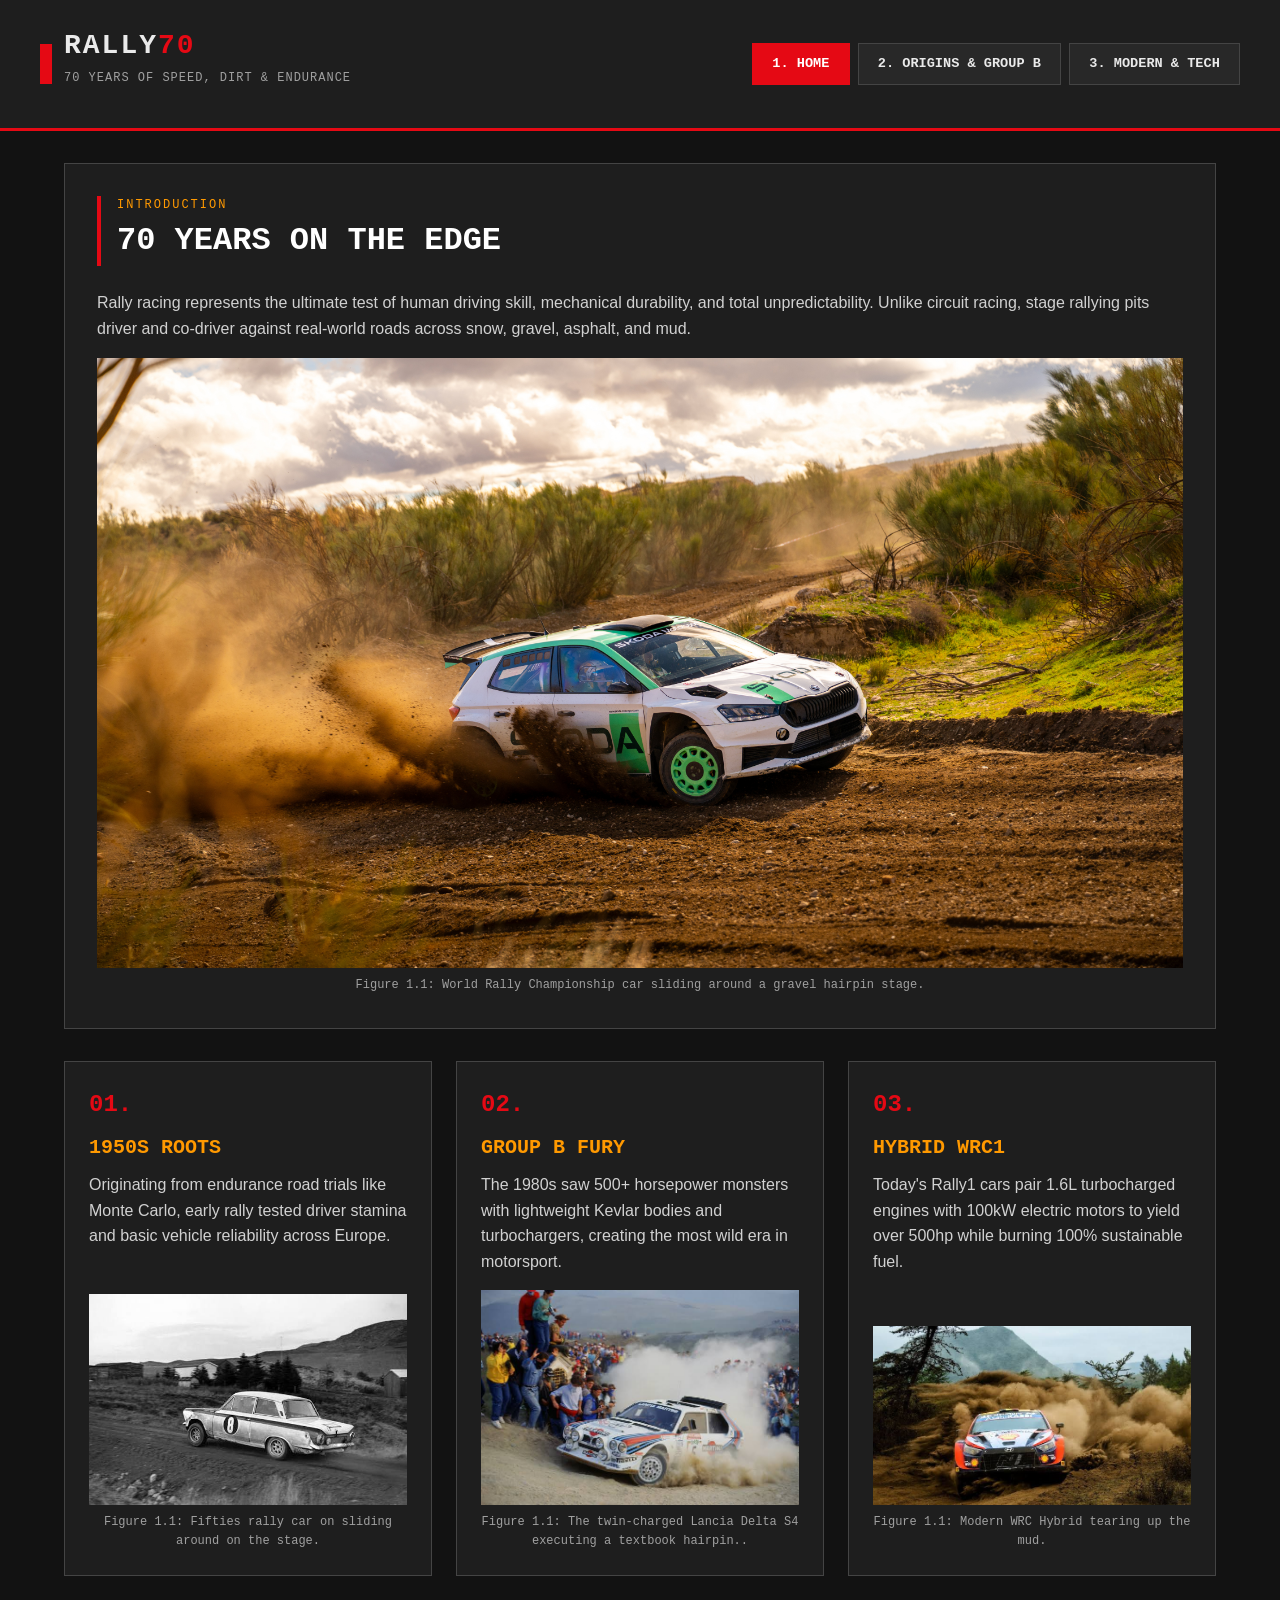
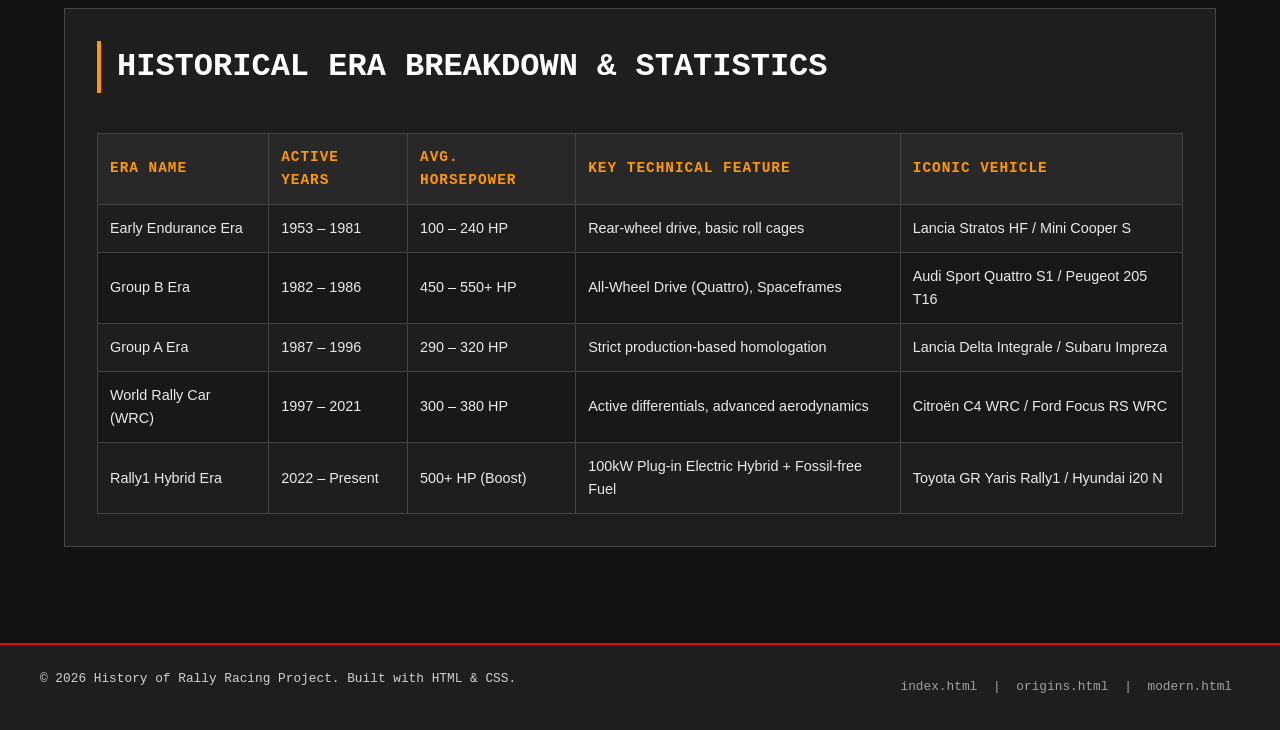
<file: index.html>
<!DOCTYPE html>
<html lang="en">
<head>
    <meta charset="UTF-8">
    <meta name="viewport" content="width=device-width, initial-scale=1.0">
    <title>The History of Rally Racing: 70 Years of Flat Out</title>
    <!-- LINK TO EXTERNAL STYLESHEET  -->
    <link rel="stylesheet" href="styles.css">
  
</head>
<body>
    <!-- MAIN HTML DISPLAY AREA -->
    <div id="html-render-area" class="flex-grow flex flex-col justify-between">

        <!-- HEADER & NAVIGATION  -->
        <header class="site-header">
            <div class="header-container">
                <div class="brand-logo">
                    <div class="brand-stripe"></div>
                    <div>
                        <h1 class="brand-title">RALLY<span>70</span></h1>
                        <p class="brand-subtitle">70 Years of Speed, Dirt & Endurance</p>
                    </div>
                </div>

                <nav class="main-nav">
                    <ul>
                        <li><a href="index.html" class="active">1. Home</a></li>
                        <li><a href="origins.html">2. Origins & Group B</a></li>
                        <li><a href="modern.html">3. Modern & Tech</a></li>
                    </ul>
                </nav>
            </div>
        </header>

        <!-- MAIN CONTENT -->
        <main class="main-content">
            <section class="section-box">
                <div class="section-title-wrap">
                    <span class="tagline">Introduction</span>
                    <h2>70 Years On The Edge</h2>
                </div>
                <p>
                    Rally racing represents the ultimate test of human driving skill, mechanical durability, and total unpredictability. Unlike circuit racing, stage rallying pits driver and co-driver against real-world roads across snow, gravel, asphalt, and mud.
                </p>

                    <figure>
                        <img src="images/wrc-gravel.jpg" alt="1980s Group B Rally Car racing on gravel" class="rally-img">
                    <figcaption>Figure 1.1: World Rally Championship car sliding around a gravel hairpin stage.</figcaption>
                </figure>
            </section>

            <!-- FLEXBOX TIMELINE CARDS -->
            <section class="flex-grid">
                <article class="flex-card">
                    <div>
                        <div class="card-number">01.</div>
                        <h3>1950s Roots</h3>
                        <p>
                            Originating from endurance road trials like Monte Carlo, early rally tested driver stamina and basic vehicle reliability across Europe.
                        </p>
                    </div>
                    <figure>
                        <img src="images/fifties.jpg" alt="1980s Group B Rally Car racing on gravel" class="rally-img">
                    <figcaption>Figure 1.1: Fifties rally car on sliding around on the stage.</figcaption>
                </figure>
                </article>

                <article class="flex-card">
                    <div>
                        <div class="card-number">02.</div>
                        <h3>Group B Fury</h3>
                        <p>
                            The 1980s saw 500+ horsepower monsters with lightweight Kevlar bodies and turbochargers, creating the most wild era in motorsport.
                        </p>
                    </div>
                   <figure>
                        <img src="images/delta.jpg" alt="1980s Group B Rally Car racing on gravel" class="rally-img">
                    <figcaption>Figure 1.1: The twin-charged Lancia Delta S4 executing a textbook hairpin..</figcaption>
                </figure>
                </article>

                <article class="flex-card">
                    <div>
                        <div class="card-number">03.</div>
                        <h3>Hybrid WRC1</h3>
                        <p>
                            Today's Rally1 cars pair 1.6L turbocharged engines with 100kW electric motors to yield over 500hp while burning 100% sustainable fuel.
                        </p>
                    </div>
                    <figure>
                        <img src="images/rally1.jpg" alt="1980s Group B Rally Car racing on gravel" class="rally-img">
                    <figcaption>Figure 1.1: Modern WRC Hybrid tearing up the mud.</figcaption>
                </figure>
                </article>
            </section>

            <!-- HISTORICAL TABLE -->
            <section class="section-box">
                <div class="section-title-wrap amber">
                    <h2>Historical Era Breakdown & Statistics</h2>
                </div>
                <div class="table-wrapper">
                    <table class="rally-table">
                        <thead>
                            <tr>
                                <th>Era Name</th>
                                <th>Active Years</th>
                                <th>Avg. Horsepower</th>
                                <th>Key Technical Feature</th>
                                <th>Iconic Vehicle</th>
                            </tr>
                        </thead>
                        <tbody>
                            <tr>
                                <td>Early Endurance Era</td>
                                <td>1953 – 1981</td>
                                <td>100 – 240 HP</td>
                                <td>Rear-wheel drive, basic roll cages</td>
                                <td>Lancia Stratos HF / Mini Cooper S</td>
                            </tr>
                            <tr>
                                <td>Group B Era</td>
                                <td>1982 – 1986</td>
                                <td>450 – 550+ HP</td>
                                <td>All-Wheel Drive (Quattro), Spaceframes</td>
                                <td>Audi Sport Quattro S1 / Peugeot 205 T16</td>
                            </tr>
                            <tr>
                                <td>Group A Era</td>
                                <td>1987 – 1996</td>
                                <td>290 – 320 HP</td>
                                <td>Strict production-based homologation</td>
                                <td>Lancia Delta Integrale / Subaru Impreza</td>
                            </tr>
                            <tr>
                                <td>World Rally Car (WRC)</td>
                                <td>1997 – 2021</td>
                                <td>300 – 380 HP</td>
                                <td>Active differentials, advanced aerodynamics</td>
                                <td>Citroën C4 WRC / Ford Focus RS WRC</td>
                            </tr>
                            <tr>
                                <td>Rally1 Hybrid Era</td>
                                <td>2022 – Present</td>
                                <td>500+ HP (Boost)</td>
                                <td>100kW Plug-in Electric Hybrid + Fossil-free Fuel</td>
                                <td>Toyota GR Yaris Rally1 / Hyundai i20 N</td>
                            </tr>
                        </tbody>
                    </table>
                </div>
            </section>
        </main>

        <!-- FOOTER  -->
        <footer class="site-footer">
            <div class="footer-container">
                <div>
                    <p>© 2026 History of Rally Racing Project. Built with HTML & CSS.</p>
                </div>
                <div class="footer-links">
                    <a href="index.html">index.html</a> |
                    <a href="origins.html">origins.html</a> |
                    <a href="modern.html">modern.html</a>
                </div>
            </div>
        </footer>
    </div>

    <!-- CODE VIEW FOR DISPLAYING NON-INDEX FILES DIRECTLY -->
    <div id="code-render-area" class="hidden p-6 max-w-6xl mx-auto flex-grow w-full">
        <div class="bg-neutral-900 border border-neutral-700 p-4 font-mono text-sm text-amber-300 overflow-x-auto whitespace-pre leading-relaxed" id="code-content-box"></div>
    </div>

    <!-- INTERACTIVE MULTI-FILE PREVIEW SIMULATOR -->
    <script>
        function showFile(fileKey) {
            const htmlRender = document.getElementById('html-render-area');
            const codeRender = document.getElementById('code-render-area');
            const codeBox = document.getElementById('code-content-box');

            // Reset tab styles
            ['index', 'origins', 'modern', 'css', 'readme'].forEach(k => {
                const btn = document.getElementById('tab-' + k);
                btn.className = 'px-2 py-0.5 bg-gray-800 text-gray-300 border border-gray-600 hover:text-white';
            });

            // Highlight active tab
            document.getElementById('tab-' + fileKey).className = 'px-2 py-0.5 bg-black text-amber-400 font-bold border border-amber-400';

            if (fileKey === 'index') {
                htmlRender.classList.remove('hidden');
                codeRender.classList.add('hidden');
            } else {
                htmlRender.classList.add('hidden');
                codeRender.classList.remove('hidden');

                if (fileKey === 'origins') {
                    codeBox.innerText = `<!-- origins.html -->\n<!DOCTYPE html>\n<html lang="en">\n<head>\n    <meta charset="UTF-8">\n    <meta name="viewport" content="width=device-width, initial-scale=1.0">\n    <title>Origins & Group B Era - Rally Racing History</title>\n    <link rel="stylesheet" href="styles.css">\n</head>\n<body>\n    <header class="site-header">...</header>\n    <main class="main-content">\n        <!-- Content for Origins & Group B -->\n    </main>\n    <footer class="site-footer">...</footer>\n</body>\n</html>`;
                } else if (fileKey === 'modern') {
                    codeBox.innerText = `<!-- modern.html -->\n<!DOCTYPE html>\n<html lang="en">\n<head>\n    <meta charset="UTF-8">\n    <meta name="viewport" content="width=device-width, initial-scale=1.0">\n    <title>Modern WRC & Tech - Rally Racing History</title>\n    <link rel="stylesheet" href="styles.css">\n</head>\n<body>\n    <header class="site-header">...</header>\n    <main class="main-content">\n        <!-- Content for Modern Era & Technical Specs -->\n    </main>\n    <footer class="site-footer">...</footer>\n</body>\n</html>`;
                } else if (fileKey === 'css') {
                    codeBox.innerText = `/* styles.css stylesheet contents loaded separately in preview above */`;
                } else if (fileKey === 'readme') {
                    codeBox.innerText = `# History of Rally Racing - 70 Years of Speed & Dirt\n\n## Overview\nThis project is a multi-page informational website covering 70 years of stage rally evolution.`;
                }
            }
        }
    </script>
</body>
</html>
</file>
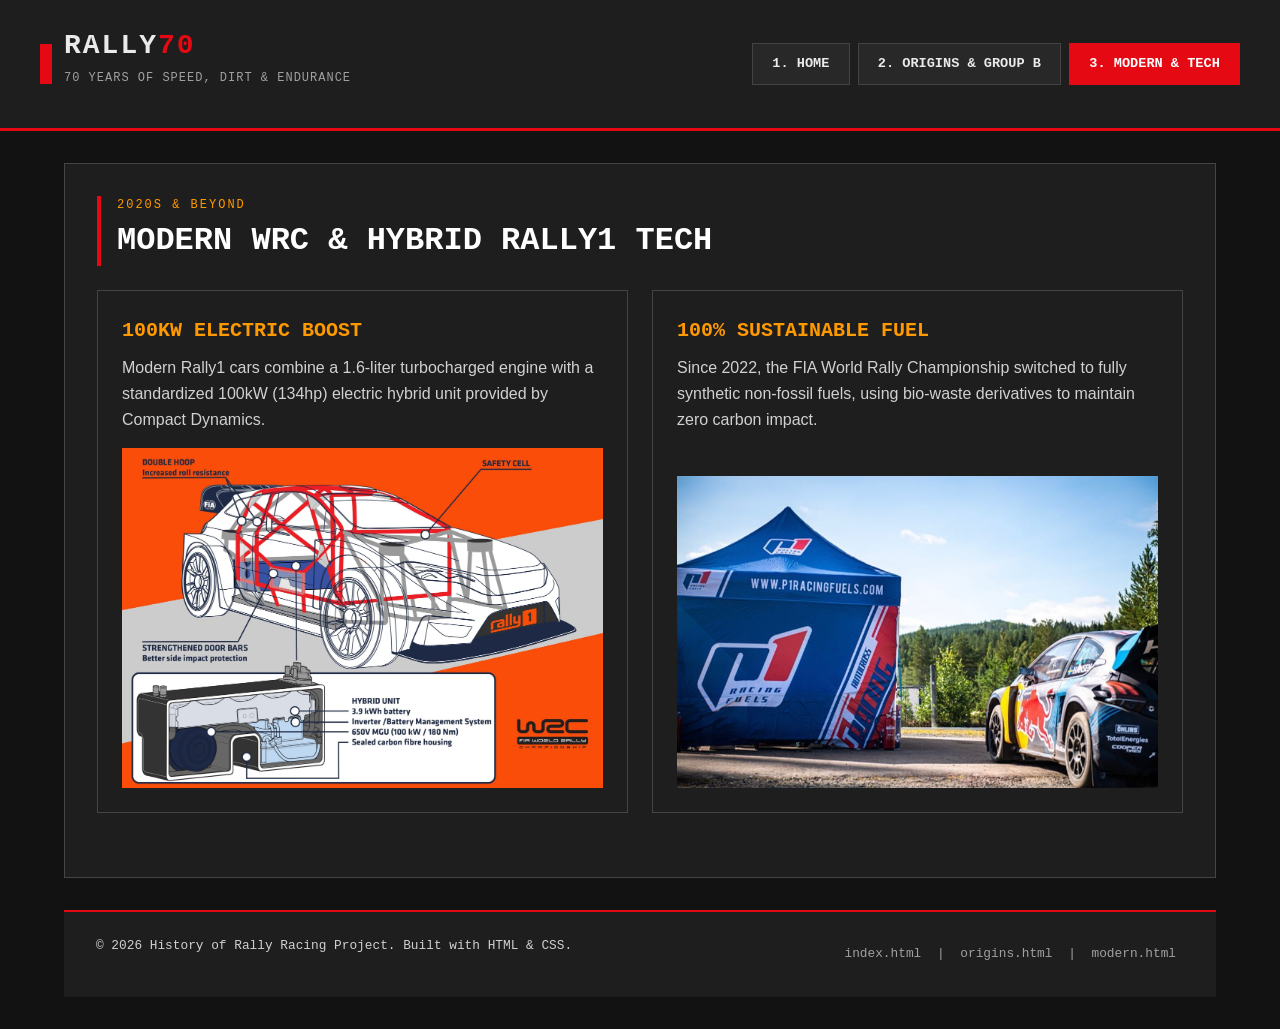
<file: modern.html>
<!DOCTYPE html>
<html lang="en">
<head>
    <meta charset="UTF-8">
    <meta name="viewport" content="width=device-width, initial-scale=1.0">
    <title>Modern Era & Tech - History of Rally Racing</title>
    <!-- LINK TO EXTERNAL STYLESHEET-->
    <link rel="stylesheet" href="styles.css">
</head>
<body>

    <!-- SITE HEADER & NAVIGATION -->
    <header class="site-header">
        <div class="header-container">
            <div class="brand-logo">
                <div class="brand-stripe"></div>
                <div>
                    <h1 class="brand-title">RALLY<span>70</span></h1>
                    <p class="brand-subtitle">70 Years of Speed, Dirt & Endurance</p>
                </div>
            </div>

            <nav class="main-nav">
                <ul>
                    <li><a href="index.html">1. Home</a></li>
                    <li><a href="origins.html">2. Origins & Group B</a></li>
                    <li><a href="modern.html" class="active">3. Modern & Tech</a></li>
                </ul>
            </nav>
        </div>
    </header>

    <!-- MAIN CONTENT CONTAINER -->
    <main class="main-content">
        <!-- MODERN WRC SECTION -->
        <section class="section-box">
            <div class="section-title-wrap">
                <span class="tagline">2020s & Beyond</span>
                <h2>Modern WRC & Hybrid Rally1 Tech</h2>
            </div>

            <!-- FLEX CARDS FOR TECH SPECS (Requirement 3) -->
            <div class="flex-grid">
                <article class="flex-card">
                    <div>
                        <h3>100kW Electric Boost</h3>
                        <p>
                            Modern Rally1 cars combine a 1.6-liter turbocharged engine with a standardized 100kW (134hp) electric hybrid unit provided by Compact Dynamics.
                        </p>
                    </div>
                    <figure>
                        <img src="images/motor.jpg" alt="1980s Group B Rally Car racing on gravel" class="rally-img"></figure>
                </article>

                <article class="flex-card">
                    <div>
                        <h3>100% Sustainable Fuel</h3>
                        <p>
                            Since 2022, the FIA World Rally Championship switched to fully synthetic non-fossil fuels, using bio-waste derivatives to maintain zero carbon impact.
                        </p>
                    </div>
                    <figure>
                        <img src="images/fuel.jpg" alt="1980s Group B Rally Car racing on gravel" class="rally-img"></figure>
                </article>
            </div>
        </section>

    <!-- FOOTER -->
    <footer class="site-footer">
        <div class="footer-container">
            <div>
                <p>© 2026 History of Rally Racing Project. Built with HTML & CSS.</p>
            </div>
            <div class="footer-links">
                <a href="index.html">index.html</a> |
                <a href="origins.html">origins.html</a> |
                <a href="modern.html">modern.html</a>
            </div>
        </div>
    </footer>
</body>
</html>
</file>
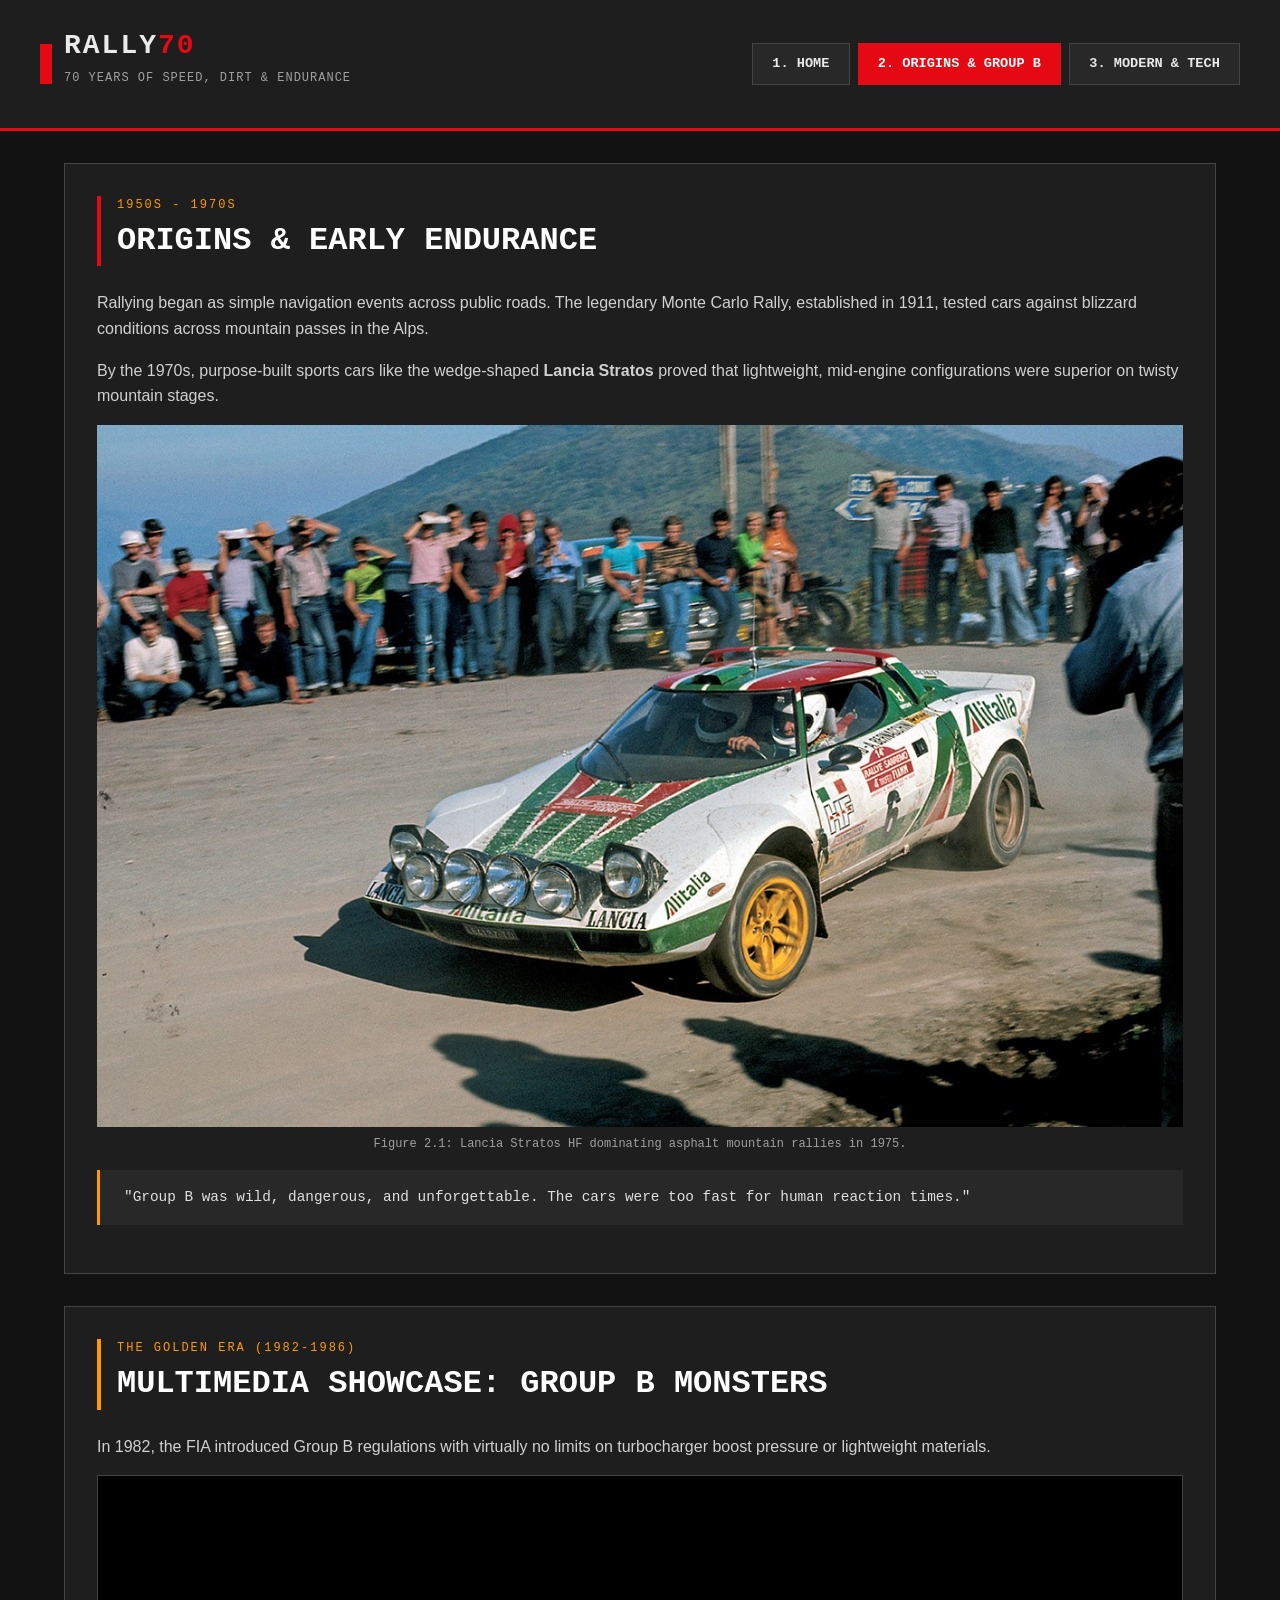
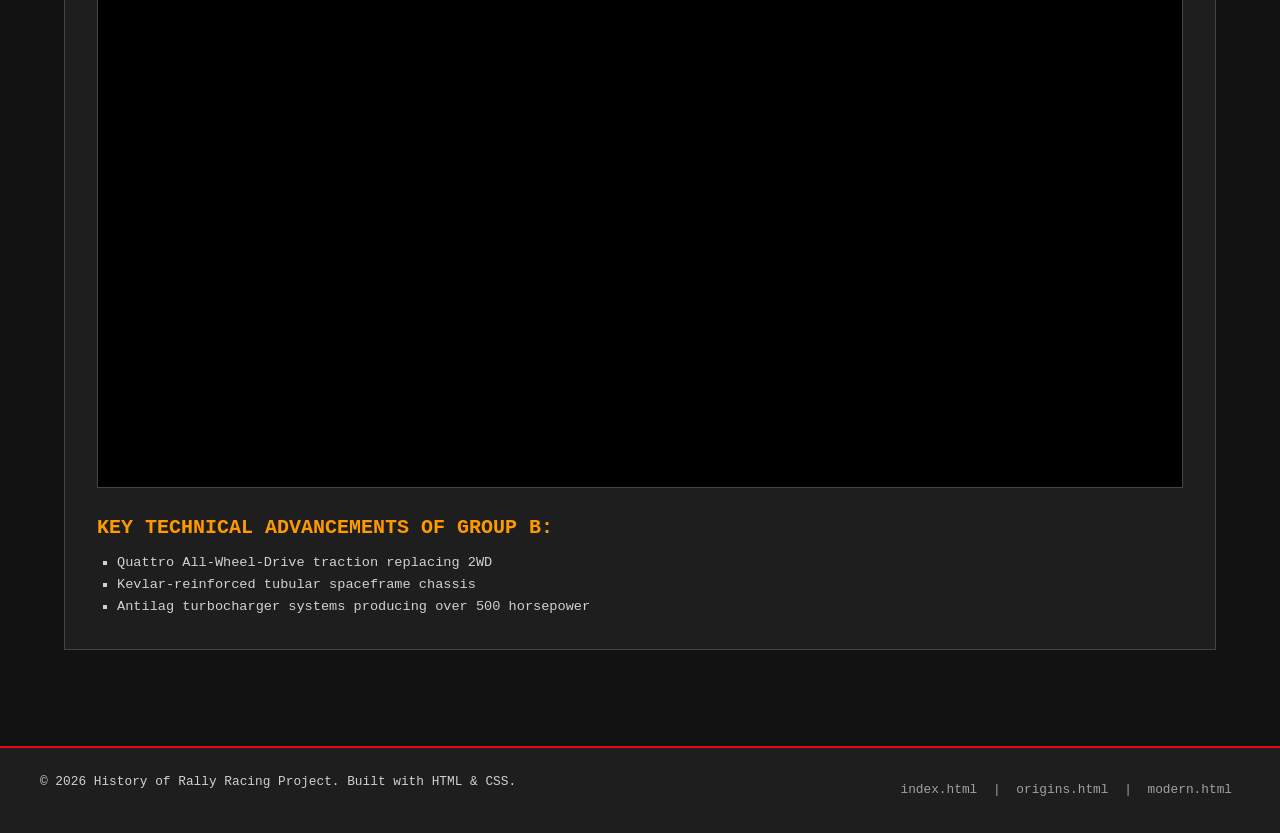
<file: origins.html>
<!DOCTYPE html>
<html lang="en">
<head>
    <meta charset="UTF-8">
    <meta name="viewport" content="width=device-width, initial-scale=1.0">
    <title>Origins & Group B Era - History of Rally Racing</title>
    <!-- LINK TO EXTERNAL STYLESHEET -->
    <link rel="stylesheet" href="styles.css">
</head>
<body>

    <!-- SITE HEADER & NAVIGATION -->
    <header class="site-header">
        <div class="header-container">
            <div class="brand-logo">
                <div class="brand-stripe"></div>
                <div>
                    <h1 class="brand-title">RALLY<span>70</span></h1>
                    <p class="brand-subtitle">70 Years of Speed, Dirt & Endurance</p>
                </div>
            </div>

            <nav class="main-nav">
                <ul>
                    <li><a href="index.html">1. Home</a></li>
                    <li><a href="origins.html" class="active">2. Origins & Group B</a></li>
                    <li><a href="modern.html">3. Modern & Tech</a></li>
                </ul>
            </nav>
        </div>
    </header>

    <!-- MAIN CONTENT CONTAINER -->
    <main class="main-content">
        <!-- ORIGINS SECTION -->
        <section class="section-box">
            <div class="section-title-wrap">
                <span class="tagline">1950s - 1970s</span>
                <h2>Origins & Early Endurance</h2>
            </div>

            <p>
                Rallying began as simple navigation events across public roads. The legendary Monte Carlo Rally, established in 1911, tested cars against blizzard conditions across mountain passes in the Alps.
            </p>
            <p>
                By the 1970s, purpose-built sports cars like the wedge-shaped <strong>Lancia Stratos</strong> proved that lightweight, mid-engine configurations were superior on twisty mountain stages.
            </p>

                <figure>
                        <img src="images/stratos.jpg" alt="1980s Group B Rally Car racing on gravel" class="rally-img">
                    <figcaption>Figure 2.1: Lancia Stratos HF dominating asphalt mountain rallies in 1975.</figcaption>
                </figure>

            <blockquote class="rally-quote">
                "Group B was wild, dangerous, and unforgettable. The cars were too fast for human reaction times."
            </blockquote>
        </section>

        <!-- MULTIMEDIA & VIDEO EMBED SECTION-->
        <section class="section-box">
            <div class="section-title-wrap amber">
                <span class="tagline">The Golden Era (1982-1986)</span>
                <h2>Multimedia Showcase: Group B Monsters</h2>
            </div>

            <p>
                In 1982, the FIA introduced Group B regulations with virtually no limits on turbocharger boost pressure or lightweight materials.
            </p>

            <div class="video-responsive">
                <iframe width="560" height="315" src="https://www.youtube.com/embed/mkhK6FOcHPY?si=CfiK32ctmOr2caQn" title="YouTube video player" frameborder="0" allow="accelerometer; autoplay; clipboard-write; encrypted-media; gyroscope; picture-in-picture; web-share" referrerpolicy="strict-origin-when-cross-origin" allowfullscreen></iframe>
            </div>

            <div style="margin-top: 1.5rem;">
                <h3>Key Technical Advancements of Group B:</h3>
                <ul style="list-style-type: square; padding-left: 1.25rem; color: #D1D1D1; font-family: 'Courier New', monospace; font-size: 0.85rem;">
                    <li>Quattro All-Wheel-Drive traction replacing 2WD</li>
                    <li>Kevlar-reinforced tubular spaceframe chassis</li>
                    <li>Antilag turbocharger systems producing over 500 horsepower</li>
                </ul>
            </div>
        </section>
    </main>

    <!-- FOOTER -->
    <footer class="site-footer">
        <div class="footer-container">
            <div>
                <p>© 2026 History of Rally Racing Project. Built with HTML & CSS.</p>
            </div>
            <div class="footer-links">
                <a href="index.html">index.html</a> |
                <a href="origins.html">origins.html</a> |
                <a href="modern.html">modern.html</a>
            </div>
        </div>
    </footer>
</body>
</html>
</file>
<file: styles.css>
/* ==========================================================================
   THE HISTORY OF RALLY RACING - EXTERNAL STYLESHEET (styles.css)
   ========================================================================== */

*, *::before, *::after {
    box-sizing: border-box;
    border-radius: 0px !important;
    margin: 0;
    padding: 0;
}

:root {
    --bg-dark: #121212;
    --card-bg: #1E1E1E;
    --panel-bg: #282828;
    --racer-red: #E50914;
    --racer-amber: #FF9900;
    --text-light: #EAEAEA;
    --text-muted: #A0A0A0;
    --border-gray: #444444;
}

body {
    background-color: var(--bg-dark);
    color: var(--text-light);
    font-family: 'Helvetica Neue', Arial, sans-serif;
    line-height: 1.6;
    min-height: 100vh;
    display: flex;
    flex-direction: column;
}

/* Custom Scrollbar */
::-webkit-scrollbar {
    width: 8px;
}
::-webkit-scrollbar-track {
    background: var(--bg-dark);
}
::-webkit-scrollbar-thumb {
    background: var(--racer-red);
}

/* Header & Navigation Styling */
header.site-header {
    background-color: var(--card-bg);
    border-bottom: 3px solid var(--racer-red);
    padding: 1.5rem 2rem;
}

.header-container {
    max-w: 1200px;
    max-width: 1200px;
    margin: 0 auto;
    display: flex;
    justify-content: space-between;
    align-items: center;
    flex-wrap: wrap;
    gap: 1rem;
}

.brand-logo {
    display: flex;
    align-items: center;
    gap: 0.75rem;
}

.brand-stripe {
    width: 12px;
    height: 40px;
    background-color: var(--racer-red);
}

.brand-title {
    font-family: 'Courier New', monospace;
    font-size: 1.75rem;
    font-weight: 900;
    text-transform: uppercase;
    letter-spacing: 2px;
}

.brand-title span {
    color: var(--racer-red);
}

.brand-subtitle {
    font-family: 'Courier New', monospace;
    font-size: 0.75rem;
    color: var(--text-muted);
    text-transform: uppercase;
    letter-spacing: 1px;
}

/* Navigation Menu */
nav.main-nav ul {
    display: flex;
    list-style: none;
    gap: 0.5rem;
    flex-wrap: wrap;
}

nav.main-nav a {
    display: inline-block;
    padding: 0.6rem 1.2rem;
    background-color: var(--panel-bg);
    color: var(--text-light);
    text-decoration: none;
    font-family: 'Courier New', monospace;
    font-size: 0.85rem;
    font-weight: bold;
    text-transform: uppercase;
    border: 1px solid var(--border-gray);
    transition: all 0.2s ease-in-out;
}

nav.main-nav a:hover,
nav.main-nav a.active {
    background-color: var(--racer-red);
    color: #FFFFFF;
    border-color: var(--racer-red);
}

/* Layout Containers & Typography */
main.main-content {
    max-width: 1200px;
    width: 100%;
    margin: 0 auto;
    padding: 2rem 1.5rem;
    flex-grow: 1;
}

.section-box {
    background-color: var(--card-bg);
    border: 1px solid var(--border-gray);
    padding: 2rem;
    margin-bottom: 2rem;
}

.section-title-wrap {
    border-left: 4px solid var(--racer-red);
    padding-left: 1rem;
    margin-bottom: 1.5rem;
}

.section-title-wrap.amber {
    border-left-color: var(--racer-amber);
}

.tagline {
    font-family: 'Courier New', monospace;
    color: var(--racer-amber);
    font-size: 0.75rem;
    text-transform: uppercase;
    letter-spacing: 2px;
    display: block;
}

h2 {
    font-family: 'Courier New', monospace;
    font-size: 2rem;
    text-transform: uppercase;
    color: #FFFFFF;
}

h3 {
    font-family: 'Courier New', monospace;
    font-size: 1.25rem;
    color: var(--racer-amber);
    text-transform: uppercase;
    margin-bottom: 0.5rem;
}

p {
    margin-bottom: 1rem;
    color: #D1D1D1;
}

/* Flexbox Grid Cards Layout */
.flex-grid {
    display: flex;
    gap: 1.5rem;
    flex-wrap: wrap;
    margin-bottom: 2rem;
}

.flex-card {
    flex: 1 1 300px;
    background-color: var(--card-bg);
    border: 1px solid var(--border-gray);
    padding: 1.5rem;
    display: flex;
    flex-direction: column;
    justify-content: space-between;
}

.card-number {
    font-family: 'Courier New', monospace;
    font-size: 1.5rem;
    font-weight: bold;
    color: var(--racer-red);
    margin-bottom: 0.5rem;
}

/* Image Placeholder Boxes */
.img-placeholder {
    border: 2px dashed var(--racer-amber);
    background-color: #1A1A1A;
    padding: 2rem 1rem;
    text-align: center;
    color: var(--text-muted);
    font-family: 'Courier New', monospace;
    margin: 1.5rem 0;
}

.img-placeholder .placeholder-title {
    color: var(--racer-amber);
    font-weight: bold;
    display: block;
    font-size: 0.9rem;
    margin-bottom: 0.25rem;
}

.img-placeholder .placeholder-path {
    font-size: 0.75rem;
    color: #888888;
}

figcaption {
    font-family: 'Courier New', monospace;
    font-size: 0.75rem;
    color: var(--text-muted);
    text-align: center;
    margin-top: 0.5rem;
}

/* Quote Box Styling */
blockquote.rally-quote {
    background-color: var(--panel-bg);
    border-left: 3px solid var(--racer-amber);
    padding: 1rem 1.5rem;
    font-family: 'Courier New', monospace;
    font-size: 0.9rem;
    color: #E0E0E0;
    margin: 1rem 0;
}

/* Tables Styling */
.table-wrapper {
    overflow-x: auto;
}

table.rally-table {
    width: 100%;
    border-collapse: collapse;
    margin-top: 1rem;
}

table.rally-table th, 
table.rally-table td {
    border: 1px solid var(--border-gray);
    padding: 12px;
    text-align: left;
    font-size: 0.9rem;
}

table.rally-table th {
    background-color: var(--panel-bg);
    color: var(--racer-amber);
    font-family: 'Courier New', monospace;
    text-transform: uppercase;
    letter-spacing: 1px;
}

table.rally-table tr:nth-child(even) {
    background-color: #181818;
}

table.rally-table tr:nth-child(odd) {
    background-color: var(--card-bg);
}

/* Video Container */
.video-responsive {
    position: relative;
    padding-bottom: 56.25%; /* 16:9 aspect ratio */
    height: 0;
    overflow: hidden;
    background-color: #000000;
    border: 1px solid var(--border-gray);
}

.video-responsive iframe {
    position: absolute;
    top: 0;
    left: 0;
    width: 100%;
    height: 100%;
}

/* Form Styling */
.rally-form {
    display: flex;
    flex-direction: column;
    gap: 1.25rem;
    max-width: 650px;
}

.form-group {
    display: flex;
    flex-direction: column;
    gap: 0.35rem;
}

.form-row {
    display: flex;
    gap: 1rem;
    flex-wrap: wrap;
}

.form-row .form-group {
    flex: 1 1 250px;
}

label {
    font-family: 'Courier New', monospace;
    font-size: 0.8rem;
    text-transform: uppercase;
    color: var(--text-light);
}

input[type="text"],
input[type="email"],
select,
textarea {
    background-color: var(--panel-bg);
    border: 1px solid var(--border-gray);
    padding: 0.75rem;
    color: #FFFFFF;
    font-family: inherit;
    font-size: 0.9rem;
}

input:focus, select:focus, textarea:focus {
    outline: none;
    border-color: var(--racer-red);
}

button.submit-btn {
    background-color: var(--racer-red);
    color: #FFFFFF;
    font-family: 'Courier New', monospace;
    font-weight: bold;
    text-transform: uppercase;
    padding: 0.85rem 1.5rem;
    border: 1px solid var(--racer-red);
    cursor: pointer;
    align-self: flex-start;
    transition: all 0.2s ease;
}

button.submit-btn:hover {
    background-color: #000000;
    color: var(--racer-red);
}

/* Footer Styling */
footer.site-footer {
    background-color: var(--card-bg);
    border-top: 2px solid var(--racer-red);
    padding: 1.5rem 2rem;
    margin-top: 2rem;
}

.footer-container {
    max-width: 1200px;
    margin: 0 auto;
    display: flex;
    justify-content: space-between;
    align-items: center;
    flex-wrap: wrap;
    gap: 1rem;
    font-family: 'Courier New', monospace;
    font-size: 0.8rem;
    color: var(--text-muted);
}

.footer-links a {
    color: var(--text-muted);
    text-decoration: none;
    margin: 0 0.5rem;
}

.footer-links a:hover {
    color: var(--racer-amber);
}

@media screen and (max-width: 768px) {
    .header-container,
    .footer-container {
        flex-direction: column;
        align-items: flex-start;
    }

    nav.main-nav ul {
        width: 100%;
    }

    nav.main-nav a {
        width: 100%;
        text-align: center;
    }

    h2 {
        font-size: 1.5rem;
    }

    .flex-grid {
        flex-direction: column;
    }
}
img {
    max-width: 100%;
    height: auto;
    display: block;
    border-radius: 0;
}
</file>
